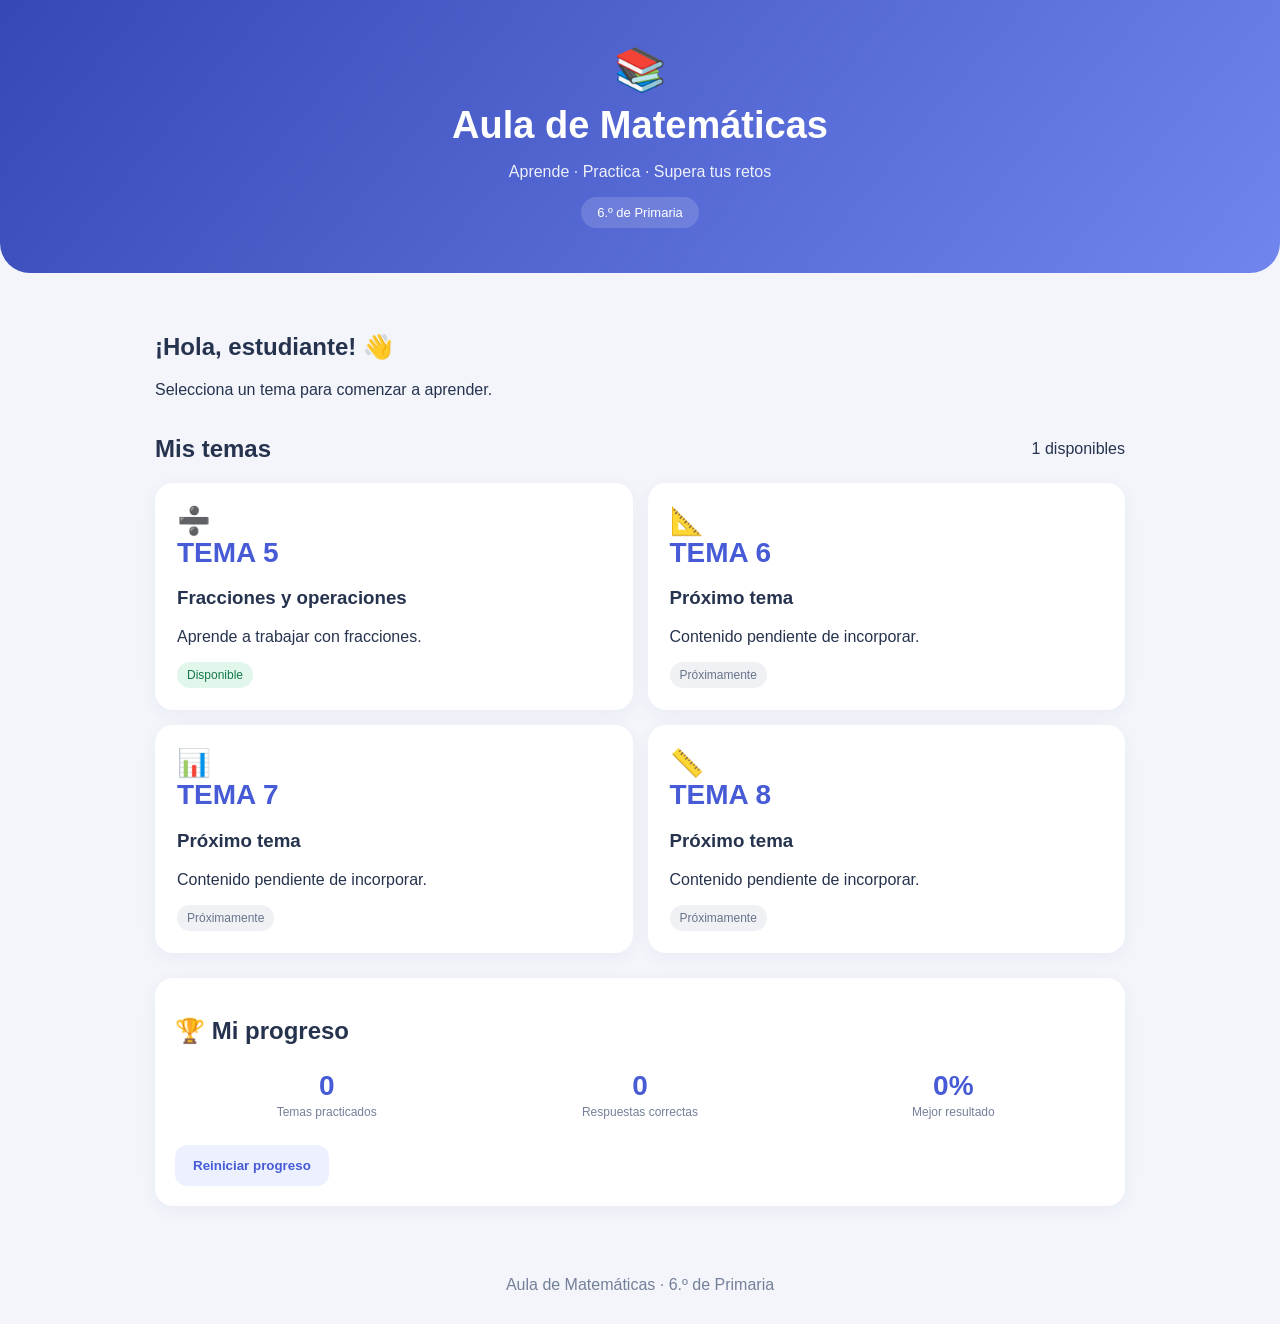
<file: index.html>
<!DOCTYPE html>
<html lang="es">
<head>
  <meta charset="UTF-8">
  <meta name="viewport" content="width=device-width, initial-scale=1">
  <meta name="theme-color" content="#465bd5">
  <title>Matemáticas 6.º Primaria</title>
  <link rel="stylesheet" href="assets/css/estilos.css">
  <script src="assets/js/app.js" defer></script>
</head>
<body>
<header class="hero">
  <div class="hero-content">
    <div class="logo">📚</div>
    <h1>Aula de Matemáticas</h1>
    <p>Aprende · Practica · Supera tus retos</p>
    <span class="pill">6.º de Primaria</span>
  </div>
</header>

<main class="container">
  <section class="welcome">
    <h2>¡Hola, estudiante! 👋</h2>
    <p>Selecciona un tema para comenzar a aprender.</p>
  </section>

  <section>
    <div class="section-heading">
      <h2>Mis temas</h2>
      <span id="topic-count"></span>
    </div>
    <div id="topics" class="topic-grid"></div>
  </section>

  <section class="card progress-card">
    <h2>🏆 Mi progreso</h2>
    <div class="stats">
      <div><strong id="completed">0</strong><span>Temas practicados</span></div>
      <div><strong id="total-points">0</strong><span>Respuestas correctas</span></div>
      <div><strong id="best-score">0%</strong><span>Mejor resultado</span></div>
    </div>
    <button class="btn btn-light" onclick="resetProgress()">
      Reiniciar progreso
    </button>
  </section>
</main>

<footer>
  Aula de Matemáticas · 6.º de Primaria
</footer>
</body>
</html>
</file>
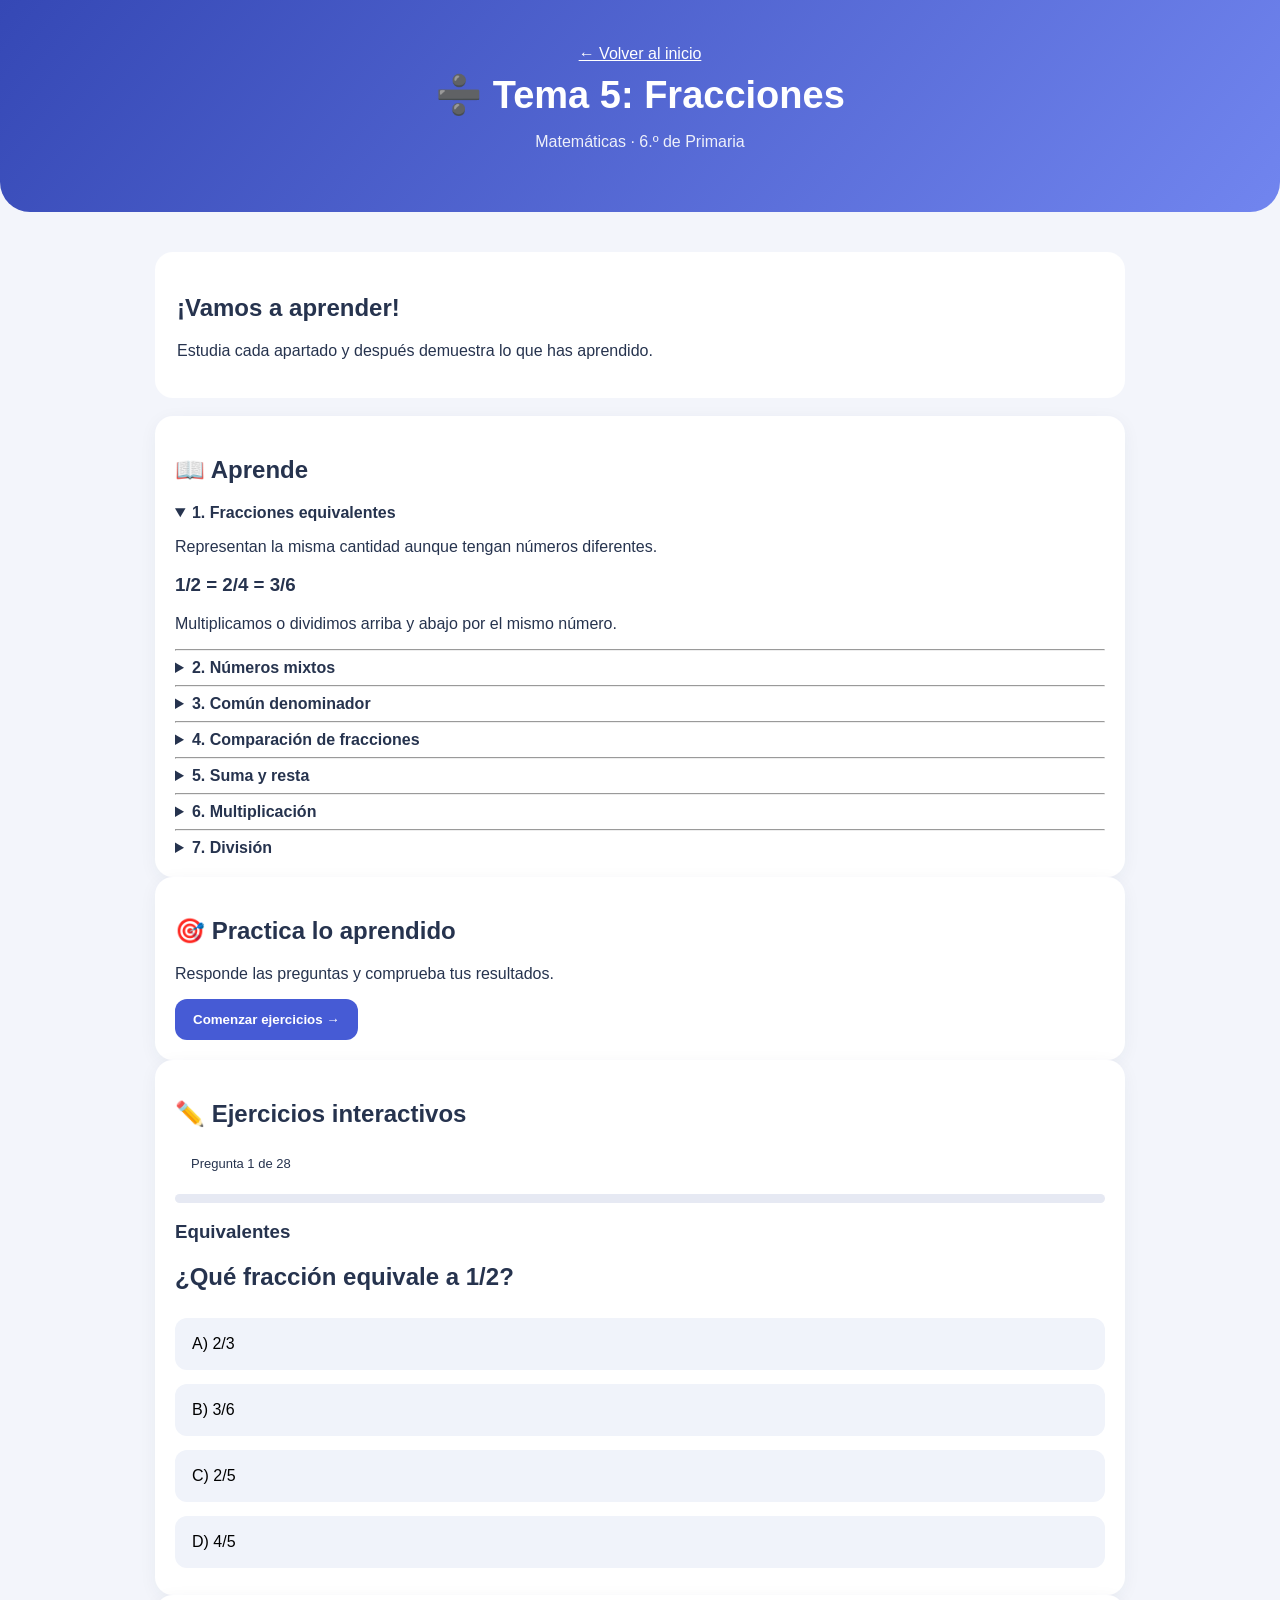
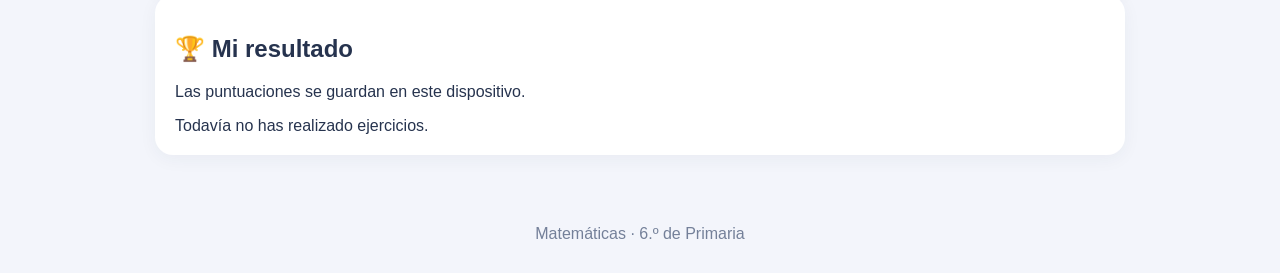
<file: temas/tema5/index.html>
<!DOCTYPE html>
<html lang="es">
<head>
<meta charset="UTF-8">
<meta name="viewport" content="width=device-width, initial-scale=1">
<title>Tema 5 · Fracciones</title>
<link rel="stylesheet" href="../../assets/css/estilos.css">
</head>
<body>

<header class="hero">
  <a href="../../index.html" style="color:white">← Volver al inicio</a>
  <h1>➗ Tema 5: Fracciones</h1>
  <p>Matemáticas · 6.º de Primaria</p>
</header>

<main class="container">
  <section class="page-title">
    <h2>¡Vamos a aprender!</h2>
    <p>Estudia cada apartado y después demuestra lo que has aprendido.</p>
  </section>

  <section class="card">
    <h2>📖 Aprende</h2>
    <details open>
      <summary><b>1. Fracciones equivalentes</b></summary>
      <p>Representan la misma cantidad aunque tengan números diferentes.</p>
      <h3>1/2 = 2/4 = 3/6</h3>
      <p>Multiplicamos o dividimos arriba y abajo por el mismo número.</p>
    </details>
    <hr>
    <details>
      <summary><b>2. Números mixtos</b></summary>
      <p>Se forman con un número entero y una fracción.</p>
      <h3>2 1/3 = 7/3</h3>
      <p>Multiplicamos el entero por el denominador y sumamos el numerador.</p>
    </details>
    <hr>
    <details>
      <summary><b>3. Común denominador</b></summary>
      <p>Transformamos las fracciones para que tengan el mismo denominador.</p>
      <h3>1/2 = 3/6</h3>
      <h3>2/3 = 4/6</h3>
    </details>
    <hr>
    <details>
      <summary><b>4. Comparación de fracciones</b></summary>
      <p>Con el mismo denominador, es mayor la que tiene el numerador más grande.</p>
      <h3>5/8 &gt; 3/8</h3>
    </details>
    <hr>
    <details>
      <summary><b>5. Suma y resta</b></summary>
      <p>Necesitamos el mismo denominador.</p>
      <h3>1/2 + 1/3 = 3/6 + 2/6 = 5/6</h3>
    </details>
    <hr>
    <details>
      <summary><b>6. Multiplicación</b></summary>
      <p>Multiplicamos numerador por numerador y denominador por denominador.</p>
      <h3>2/3 × 3/5 = 6/15</h3>
    </details>
    <hr>
    <details>
      <summary><b>7. División</b></summary>
      <p>Invertimos la segunda fracción y multiplicamos.</p>
      <h3>1/2 ÷ 1/4 = 1/2 × 4/1 = 2</h3>
    </details>
  </section>

  <section class="card">
    <h2>🎯 Practica lo aprendido</h2>
    <p>Responde las preguntas y comprueba tus resultados.</p>
    <a href="index.html#actividades">
      <button class="btn btn-primary">Comenzar ejercicios →</button>
    </a>
  </section>

  <section id="actividades" class="card">
    <h2>✏️ Ejercicios interactivos</h2>
    <div id="exercise"></div>
  </section>

  <section class="card">
    <h2>🏆 Mi resultado</h2>
    <p>Las puntuaciones se guardan en este dispositivo.</p>
    <div id="last-result">Todavía no has realizado ejercicios.</div>
  </section>
</main>

<footer>Matemáticas · 6.º de Primaria</footer>
<script src="ejercicios.js"></script>
</body>
</html>
</file>
<file: assets/css/estilos.css>
* {
  box-sizing: border-box;
}

:root {
  --primary: #465bd5;
  --primary-dark: #3548b5;
  --background: #f3f5fb;
  --text: #26334e;
  --muted: #748099;
  --green: #20a36a;
  --red: #df5555;
}

body {
  margin: 0;
  background: var(--background);
  color: var(--text);
  font-family: Arial, sans-serif;
}

.hero {
  background: linear-gradient(130deg,#3548b5,#7185ef);
  color: white;
  padding: 45px 20px;
  text-align: center;
  border-radius: 0 0 30px 30px;
}

.hero h1 {
  font-size: clamp(25px,5vw,38px);
  margin: 10px 0;
}

.hero p { opacity: .9; }

.logo { font-size: 42px; }

.pill {
  display: inline-block;
  padding: 8px 16px;
  background: #ffffff25;
  border-radius: 30px;
  font-size: 13px;
}

.container {
  max-width: 1000px;
  margin: 25px auto;
  padding: 15px;
}

.section-heading {
  display: flex;
  justify-content: space-between;
  align-items: center;
}

.topic-grid {
  display: grid;
  grid-template-columns: repeat(2,minmax(0,1fr));
  gap: 15px;
}

.topic-card,.card {
  background: white;
  border-radius: 18px;
  padding: 20px;
  box-shadow: 0 4px 18px #26334e0d;
}

.topic-card {
  text-decoration: none;
  color: var(--text);
  border: 2px solid transparent;
  transition: .2s;
}

.topic-card:hover {
  border-color: var(--primary);
  transform: translateY(-3px);
}

.topic-number {
  font-size: 28px;
  font-weight: bold;
  color: var(--primary);
}

.topic-icon { font-size: 27px; }

.topic-status {
  display: inline-block;
  padding: 6px 10px;
  border-radius: 20px;
  background: #e1f7eb;
  color: #16784b;
  font-size: 12px;
}

.topic-locked {
  background: #f0f1f5;
  color: #68748b;
}

.progress-card { margin-top: 25px; }

.stats {
  display: grid;
  grid-template-columns: repeat(3,1fr);
  text-align: center;
  gap: 10px;
  margin: 25px 0;
}

.stats strong {
  display: block;
  font-size: 28px;
  color: var(--primary);
}

.stats span {
  font-size: 12px;
  color: var(--muted);
}

.btn {
  border: 0;
  padding: 13px 18px;
  border-radius: 12px;
  font-weight: bold;
  cursor: pointer;
}

.btn-primary {
  background: var(--primary);
  color: white;
}

.btn-light {
  background: #edf0ff;
  color: var(--primary);
}

button:disabled { opacity: .5; }

.page-title {
  background: white;
  padding: 22px;
  border-radius: 18px;
  margin-bottom: 18px;
}

.exercise-option {
  width: 100%;
  text-align: left;
  padding: 15px;
  margin: 7px 0;
  background: #f0f3fa;
  border: 2px solid transparent;
  border-radius: 12px;
  cursor: pointer;
  font-size: 16px;
}

.exercise-option.correct {
  background: #d9f7e7;
  border-color: var(--green);
}

.exercise-option.incorrect {
  background: #ffe5e5;
  border-color: var(--red);
}

.feedback {
  padding: 15px;
  border-radius: 12px;
  margin: 15px 0;
}

.feedback.good { background: #d9f7e7; }
.feedback.bad { background: #ffe5e5; }

.progress-track {
  height: 9px;
  background: #e6e9f3;
  border-radius: 20px;
  overflow: hidden;
}

.progress-fill {
  height: 100%;
  background: var(--green);
  transition: .3s;
}

footer {
  text-align: center;
  color: var(--muted);
  padding: 30px;
}

@media(max-width:550px) {
  .topic-grid { grid-template-columns: 1fr; }
  .stats strong { font-size: 23px; }
  .hero { padding: 32px 15px; }
}
</file>
